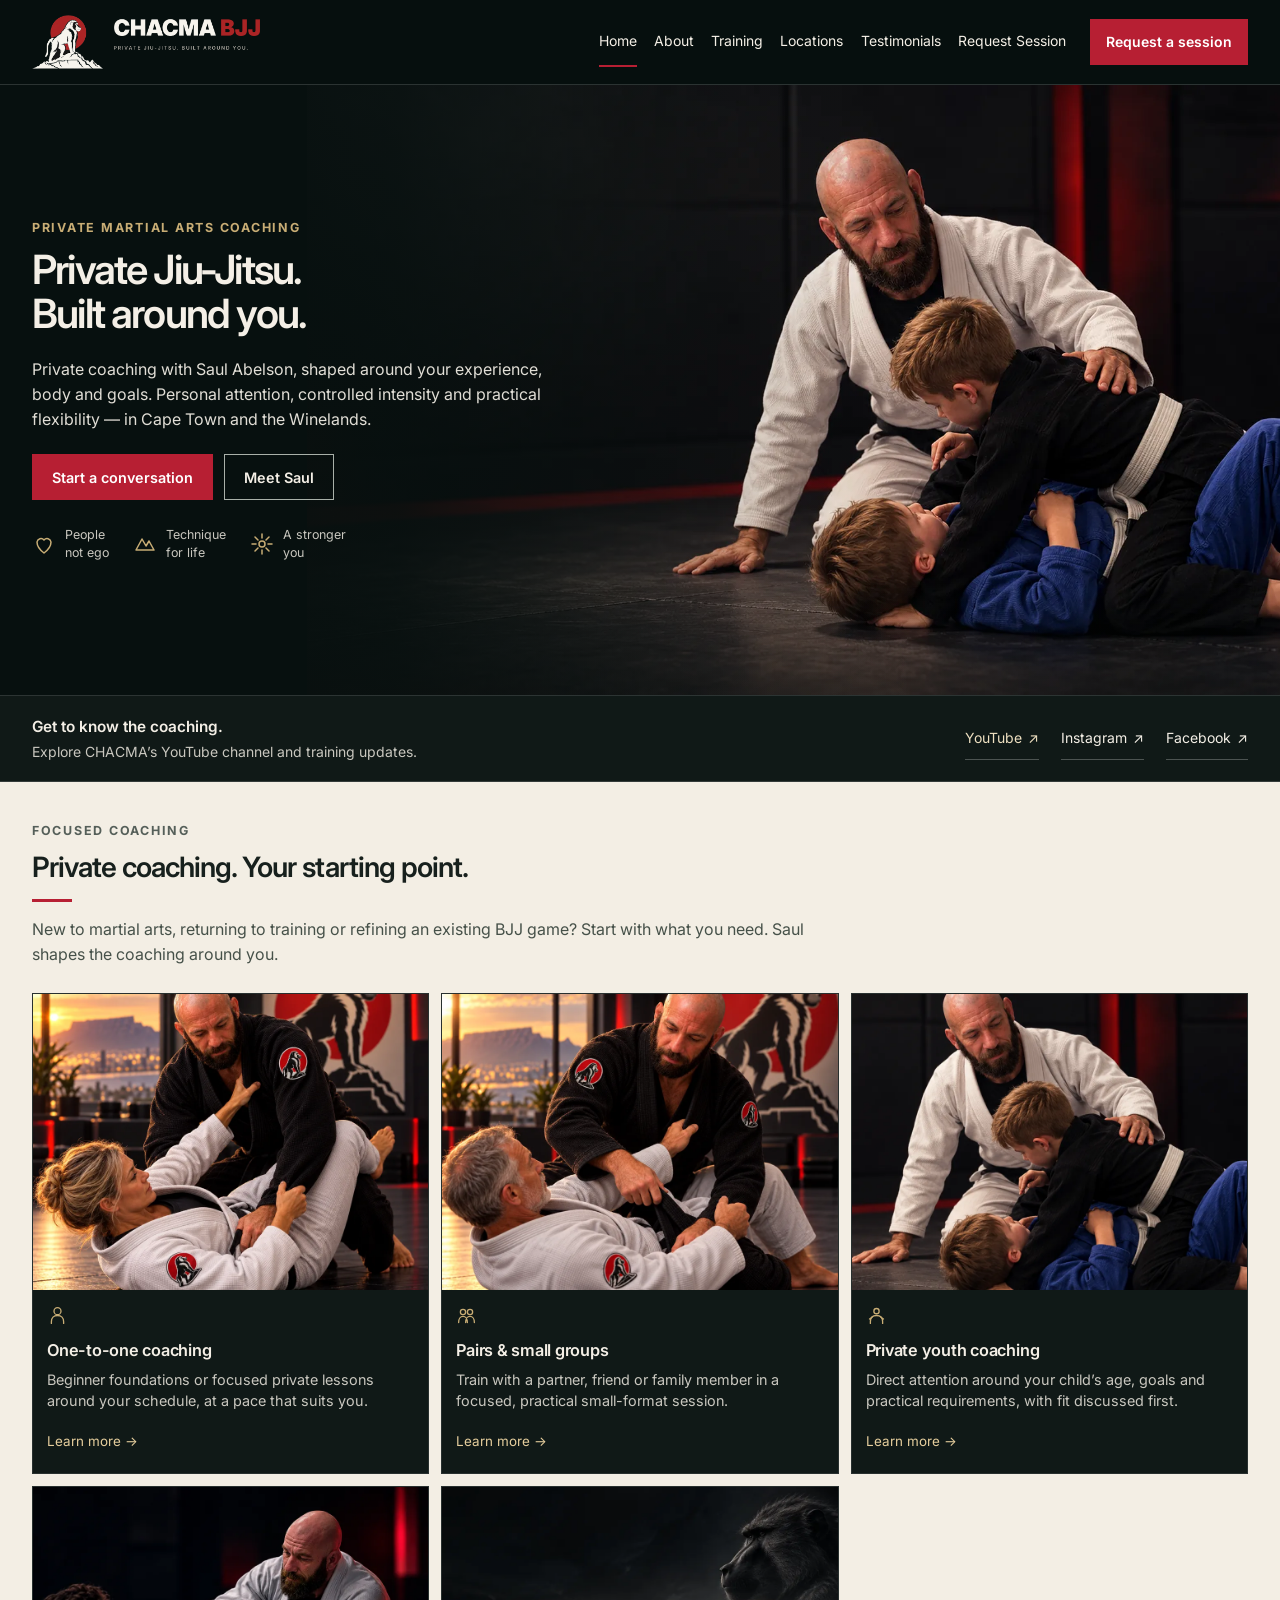
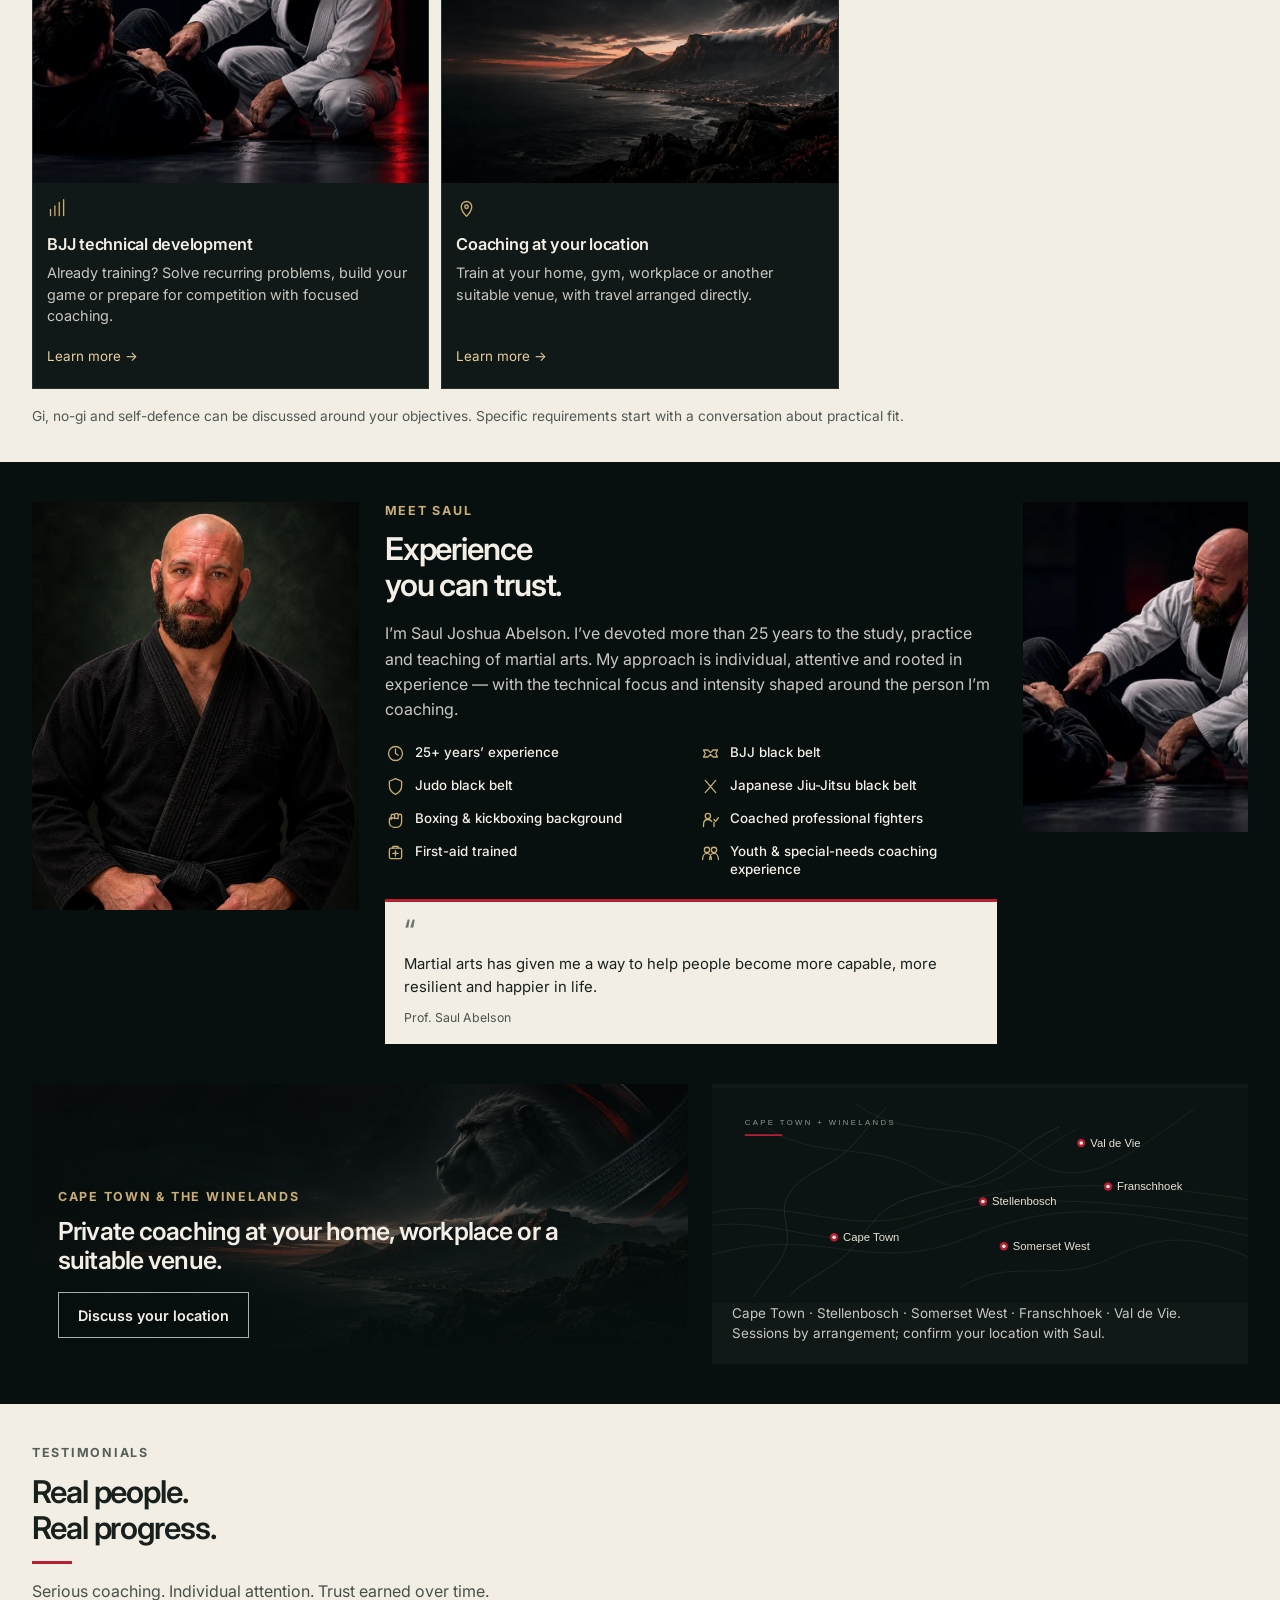
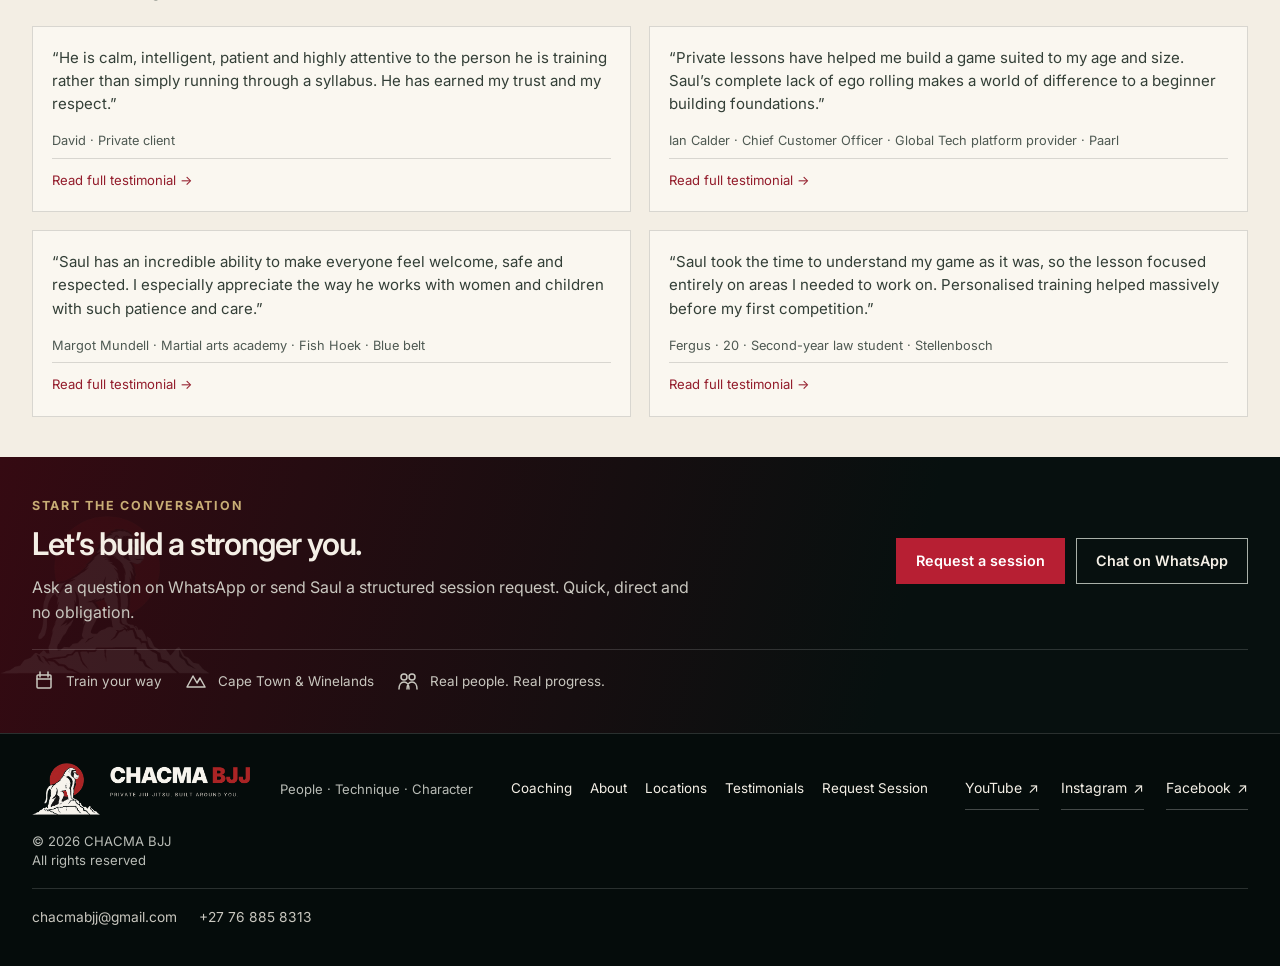
<file: index.html>
<!DOCTYPE html>
<html lang="en-ZA">
<head>
<meta charset="utf-8"/>
<!-- Google tag (gtag.js) -->
<script async src="https://www.googletagmanager.com/gtag/js?id=G-R0LVV5Y407"></script>
<script>window.dataLayer=window.dataLayer||[];function gtag(){dataLayer.push(arguments);}const analyticsUrl=new URL(location.origin+location.pathname);const incomingParams=new URLSearchParams(location.search);for(const key of ['utm_source','utm_medium','utm_campaign','utm_id','utm_term','utm_content','gclid','dclid','gbraid','wbraid']){const value=incomingParams.get(key);if(value&&value.length<=200)analyticsUrl.searchParams.set(key,value);}gtag('js',new Date());gtag('config','G-R0LVV5Y407',{page_location:analyticsUrl.href});gtag('config','AW-18437675421');</script>
<meta content="width=device-width, initial-scale=1" name="viewport"/>
<meta content="#07100f" name="theme-color"/>
<meta content="Private Jiu-Jitsu and martial arts coaching with Saul Abelson in Cape Town and the Winelands. Beginner foundations, technical BJJ and mobile private lessons." name="description"/>
<title>Private BJJ &amp; Jiu-Jitsu Coaching Cape Town | CHACMA BJJ</title>
<link href="assets/icons/favicon-32.png" rel="icon" sizes="32x32" type="image/png"/>
<link href="assets/icons/apple-touch-icon.png" rel="apple-touch-icon" sizes="180x180"/>
<link href="site.webmanifest" rel="manifest"/>
<link crossorigin href="https://fonts.gstatic.com" rel="preconnect"/>
<link href="https://fonts.googleapis.com/css2?family=Inter:wght@400;500;600;700&amp;display=swap" rel="stylesheet"/>
<link href="styles.css" rel="stylesheet"/>
<script defer src="script.js"></script>
<link href="https://www.chacmabjj.co.za/" rel="canonical"/>
<meta content="Private BJJ &amp; Jiu-Jitsu Coaching Cape Town | CHACMA BJJ" property="og:title"/>
<meta content="Private Jiu-Jitsu and martial arts coaching with Saul Abelson in Cape Town and the Winelands. Beginner foundations, technical BJJ and mobile private lessons." property="og:description"/>
<meta content="website" property="og:type"/><meta content="https://www.chacmabjj.co.za/" property="og:url"/><meta content="CHACMA BJJ" property="og:site_name"/><meta content="en_ZA" property="og:locale"/>
<meta content="https://www.chacmabjj.co.za/assets/images/hero-coaching.webp" property="og:image"/><meta content="1672" property="og:image:width"/><meta content="941" property="og:image:height"/><meta content="Private Jiu-Jitsu coaching with individual attention" property="og:image:alt"/>
<meta content="summary_large_image" name="twitter:card"/><meta content="Private BJJ &amp; Jiu-Jitsu Coaching Cape Town | CHACMA BJJ" name="twitter:title"/><meta content="Private Jiu-Jitsu and martial arts coaching with Saul Abelson in Cape Town and the Winelands. Beginner foundations, technical BJJ and mobile private lessons." name="twitter:description"/><meta content="https://www.chacmabjj.co.za/assets/images/hero-coaching.webp" name="twitter:image"/>
<script type="application/ld+json">{
  "@context":"https://schema.org","@graph":[
    {"@type":"Organization","@id":"https://www.chacmabjj.co.za/#business","name":"CHACMA BJJ","url":"https://www.chacmabjj.co.za/","logo":"https://www.chacmabjj.co.za/assets/icons/favicon.png","email":"chacmabjj@gmail.com","telephone":"+27768858313","founder":{"@id":"https://www.chacmabjj.co.za/#saul"},"sameAs":["https://www.youtube.com/channel/UCFfan4FD1CbwkIuFp4QQ4sw","https://www.instagram.com/chacmabjj/","https://www.facebook.com/profile.php?id=61593930403911"]},
    {"@type":"Person","@id":"https://www.chacmabjj.co.za/#saul","name":"Saul Joshua Abelson","alternateName":"Saul Abelson","jobTitle":"Private Jiu-Jitsu coach","worksFor":{"@id":"https://www.chacmabjj.co.za/#business"},"url":"https://www.chacmabjj.co.za/#about"},
    {"@type":"Service","@id":"https://www.chacmabjj.co.za/#coaching","name":"Private Jiu-Jitsu and martial arts coaching","serviceType":["Private BJJ coaching","Beginner Jiu-Jitsu","BJJ technical development","Private youth coaching","Mobile martial arts coaching"],"provider":{"@id":"https://www.chacmabjj.co.za/#business"},"areaServed":[{"@type":"City","name":"Cape Town"},{"@type":"Place","name":"Cape Winelands"}],"url":"https://www.chacmabjj.co.za/#training","description":"Private and small-group coaching with Saul Abelson. Sessions and suitable locations agreed directly."},
    {"@type":"WebSite","@id":"https://www.chacmabjj.co.za/#website","url":"https://www.chacmabjj.co.za/","name":"CHACMA BJJ","publisher":{"@id":"https://www.chacmabjj.co.za/#business"},"inLanguage":"en-ZA"}
  ]
}</script>
</head>
<body>
<a class="skip-link" href="#main">Skip to content</a>
<header class="site-header" data-header><div class="shell header-inner">
<a aria-label="CHACMA BJJ home" class="brand" href="#top"><img alt="CHACMA BJJ – Private Jiu-Jitsu. Built around you." class="brand-logo" decoding="async" height="199" src="assets/images/logo-horizontal.webp" width="840"/></a>
<button aria-controls="nav" aria-expanded="false" class="menu-toggle" data-menu-toggle type="button"><span></span><span></span><span></span><span class="sr-only">Toggle navigation</span></button>
<nav aria-label="Primary" class="nav" data-nav id="nav"><a aria-current="page" href="#top">Home</a><a href="#about">About</a><a href="#training">Training</a><a href="#locations">Locations</a><a href="#testimonials">Testimonials</a><a href="request-session.html">Request Session</a></nav>
<div class="header-actions"><a class="button button-small" href="request-session.html">Request a session</a></div>
</div></header>
<main id="main">
<section aria-labelledby="hero-title" class="hero section-dark" id="top"><div class="hero-stage"><div class="hero-media"><img alt="Saul guiding two children through a Jiu-Jitsu training interaction." decoding="async" fetchpriority="high" height="941" src="assets/images/hero-coaching.webp" width="1672"/></div><div aria-hidden="true" class="hero-shade"></div><div class="shell hero-inner"><div class="hero-copy">
<p class="eyebrow eyebrow-warm">Private martial arts coaching</p><h1 id="hero-title"><span>Private Jiu-Jitsu.</span><span>Built around you.</span></h1><p class="hero-lede">Private coaching with Saul Abelson, shaped around your experience, body and goals. Personal attention, controlled intensity and practical flexibility — in Cape Town and the Winelands.</p>
<div class="hero-actions"><a class="button" href="request-session.html">Start a conversation</a><a class="button button-ghost" href="#about">Meet Saul</a></div>
<div aria-label="CHACMA coaching principles" class="hero-values"><div><svg aria-hidden="true" focusable="false" viewBox="0 0 24 24"><path d="M12 21c-4-3-7-7-7-11a4 4 0 0 1 7-2 4 4 0 0 1 7 2c0 4-3 8-7 11Z"></path></svg><span>People<br/>not ego</span></div><div><svg aria-hidden="true" focusable="false" viewBox="0 0 24 24"><path d="M3 18 9 7l4 7 3-5 5 9H3Z"></path></svg><span>Technique<br/>for life</span></div><div><svg aria-hidden="true" focusable="false" viewBox="0 0 24 24"><circle cx="12" cy="12" r="3"></circle><path d="M12 2v4M12 18v4M2 12h4M18 12h4M5 5l3 3M16 16l3 3M19 5l-3 3M8 16l-3 3"></path></svg><span>A stronger<br/>you</span></div></div>
</div></div></div></section>
<section aria-label="Explore Saul’s coaching" class="authority-strip"><div class="shell authority-inner"><div><strong>Get to know the coaching.</strong><p>Explore CHACMA’s YouTube channel and training updates.</p></div><nav aria-label="CHACMA social channels" class="authority-links"><a aria-label="CHACMA BJJ on YouTube (opens in a new tab)" href="https://www.youtube.com/channel/UCFfan4FD1CbwkIuFp4QQ4sw" rel="noopener noreferrer" target="_blank">YouTube<span aria-hidden="true"> ↗</span></a><a aria-label="CHACMA BJJ on Instagram (opens in a new tab)" href="https://www.instagram.com/chacmabjj/" rel="noopener noreferrer" target="_blank">Instagram<span aria-hidden="true"> ↗</span></a><a aria-label="CHACMA BJJ on Facebook (opens in a new tab)" href="https://www.facebook.com/profile.php?id=61593930403911" rel="noopener noreferrer" target="_blank">Facebook<span aria-hidden="true"> ↗</span></a></nav></div></section>
<section aria-labelledby="training-title" class="coaching section-light" id="training"><div class="shell coaching-grid"><div class="coaching-intro"><p class="eyebrow">Focused coaching</p><h2 id="training-title">Private coaching. Your starting point.</h2><span class="red-rule"></span><p>New to martial arts, returning to training or refining an existing BJJ game? Start with what you need. Saul shapes the coaching around you.</p><div class="coach-role">Professor Saul Abelson<br/>Founder &amp; head coach</div></div><div class="coaching-cards">
<article class="coaching-card"><div class="card-image"><img alt="Professor Saul Abelson coaching a private Jiu-Jitsu student." decoding="async" height="720" loading="lazy" src="assets/images/service-one.webp" width="960"/></div><div class="card-body"><div class="card-icon"><svg aria-hidden="true" focusable="false" viewBox="0 0 24 24"><circle cx="12" cy="7" r="4"></circle><path d="M5 21v-2c0-4 2.6-7 7-7s7 3 7 7v2"></path></svg></div><h3>One-to-one coaching</h3><p>Beginner foundations or focused private lessons around your schedule, at a pace that suits you.</p><a aria-label="Discuss one-to-one Jiu-Jitsu coaching with Saul on WhatsApp (opens in a new tab)" data-whatsapp-topic="one-to-one Jiu-Jitsu coaching" href="https://wa.me/27768858313?text=Hi%20Saul%2C%20I%20would%20like%20to%20discuss%20one-to-one%20Jiu-Jitsu%20coaching." rel="noopener noreferrer" target="_blank">Learn more →</a></div></article>
<article class="coaching-card"><div class="card-image"><img alt="Private Jiu-Jitsu coaching adapted to an adult student." decoding="async" height="720" loading="lazy" src="assets/images/service-pairs.webp" width="960"/></div><div class="card-body"><div class="card-icon"><svg aria-hidden="true" focusable="false" viewBox="0 0 24 24"><circle cx="8" cy="8" r="3"></circle><circle cx="16" cy="8" r="3"></circle><path d="M3 20c0-4 2-7 5-7s5 3 5 7M11 20c0-4 2-7 5-7s5 3 5 7"></path></svg></div><h3>Pairs &amp; small groups</h3><p>Train with a partner, friend or family member in a focused, practical small-format session.</p><a aria-label="Discuss private pairs or small-group Jiu-Jitsu coaching with Saul on WhatsApp (opens in a new tab)" data-whatsapp-topic="private pairs or small-group Jiu-Jitsu coaching" href="https://wa.me/27768858313?text=Hi%20Saul%2C%20I%20would%20like%20to%20discuss%20private%20pairs%20or%20small-group%20Jiu-Jitsu%20coaching." rel="noopener noreferrer" target="_blank">Learn more →</a></div></article>
<article class="coaching-card"><div class="card-image"><img alt="Saul coaching an inclusive youth Jiu-Jitsu session." decoding="async" height="720" loading="lazy" src="assets/images/service-youth.webp" width="960"/></div><div class="card-body"><div class="card-icon"><svg aria-hidden="true" focusable="false" viewBox="0 0 24 24"><circle cx="12" cy="7" r="3"></circle><path d="M5 21v-2c0-4 2.5-7 7-7s7 3 7 7v2"></path><path d="M7 14l-3 2M17 14l3 2"></path></svg></div><h3>Private youth coaching</h3><p>Direct attention around your child’s age, goals and practical requirements, with fit discussed first.</p><a aria-label="Discuss youth Jiu-Jitsu coaching with Saul on WhatsApp (opens in a new tab)" data-whatsapp-topic="youth Jiu-Jitsu coaching" href="https://wa.me/27768858313?text=Hi%20Saul%2C%20I%20would%20like%20to%20discuss%20youth%20Jiu-Jitsu%20coaching." rel="noopener noreferrer" target="_blank">Learn more →</a></div></article>
<article class="coaching-card"><div class="card-image"><img alt="Advanced Brazilian Jiu-Jitsu training under controlled lighting." decoding="async" height="720" loading="lazy" src="assets/images/service-performance.webp" width="1080"/></div><div class="card-body"><div class="card-icon"><svg aria-hidden="true" focusable="false" viewBox="0 0 24 24"><path d="M4 20V13M9 20V9M14 20V5M19 20V2"></path></svg></div><h3>BJJ technical development</h3><p>Already training? Solve recurring problems, build your game or prepare for competition with focused coaching.</p><a aria-label="Discuss competition and performance coaching with Saul on WhatsApp (opens in a new tab)" data-whatsapp-topic="competition and performance coaching" href="https://wa.me/27768858313?text=Hi%20Saul%2C%20I%20would%20like%20to%20discuss%20competition%20and%20performance%20coaching." rel="noopener noreferrer" target="_blank">Learn more →</a></div></article>
<article class="coaching-card"><div class="card-image"><img alt="Western Cape mountain landscape representing mobile coaching across Cape Town and the Winelands." decoding="async" height="720" loading="lazy" src="assets/images/service-mobile.webp" width="1200"/></div><div class="card-body"><div class="card-icon"><svg aria-hidden="true" focusable="false" viewBox="0 0 24 24"><path d="M12 21s6-6.2 6-11a6 6 0 1 0-12 0c0 4.8 6 11 6 11Z"></path><circle cx="12" cy="10" r="2"></circle></svg></div><h3>Coaching at your location</h3><p>Train at your home, gym, workplace or another suitable venue, with travel arranged directly.</p><a aria-label="Discuss mobile Jiu-Jitsu coaching at my location with Saul on WhatsApp (opens in a new tab)" data-whatsapp-topic="mobile Jiu-Jitsu coaching at my location" href="https://wa.me/27768858313?text=Hi%20Saul%2C%20I%20would%20like%20to%20discuss%20mobile%20Jiu-Jitsu%20coaching%20at%20my%20location." rel="noopener noreferrer" target="_blank">Learn more →</a></div></article>
</div></div><div class="shell coaching-footnote">Gi, no-gi and self-defence can be discussed around your objectives. Specific requirements start with a conversation about practical fit.</div></section>
<section aria-labelledby="about-title" class="about section-dark" id="about"><div class="shell about-grid"><div class="about-portrait"><img alt="Professor Saul Abelson in a black Brazilian Jiu-Jitsu gi." decoding="async" height="1250" loading="lazy" src="assets/images/saul-portrait.webp" width="1000"/></div><div class="about-copy"><p class="eyebrow eyebrow-warm">Meet Saul</p><h2 id="about-title">Experience<br/>you can trust.</h2><p>I’m Saul Joshua Abelson. I’ve devoted more than 25 years to the study, practice and teaching of martial arts. My approach is individual, attentive and rooted in experience — with the technical focus and intensity shaped around the person I’m coaching.</p><div class="about-facts">
<span><svg aria-hidden="true" focusable="false" viewBox="0 0 24 24"><circle cx="12" cy="12" r="8"></circle><path d="M12 7v5l3 2"></path></svg><b>25+ years’ experience</b></span><span><svg aria-hidden="true" focusable="false" viewBox="0 0 24 24"><path d="M4 8h5l3 3 3-3h5l-2 4 2 4h-5l-3-3-3 3H4l2-4-2-4Z"></path></svg><b>BJJ black belt</b></span><span><svg aria-hidden="true" focusable="false" viewBox="0 0 24 24"><path d="M12 3 19 6v5c0 5-3 8-7 10-4-2-7-5-7-10V6l7-3Z"></path></svg><b>Judo black belt</b></span><span><svg aria-hidden="true" focusable="false" viewBox="0 0 24 24"><path d="M6 5l12 14M18 5 6 19"></path></svg><b>Japanese Jiu-Jitsu black belt</b></span><span><svg aria-hidden="true" focusable="false" viewBox="0 0 24 24"><path d="M7 12V8a2 2 0 0 1 4 0v3M11 11V7a2 2 0 0 1 4 0v4M15 11V8a2 2 0 0 1 4 0v6c0 4-2 7-6 7h-2c-3 0-6-2-6-6v-3a2 2 0 0 1 2-2Z"></path></svg><b>Boxing &amp; kickboxing background</b></span><span><svg aria-hidden="true" focusable="false" viewBox="0 0 24 24"><circle cx="9" cy="8" r="3"></circle><path d="M4 20v-2c0-4 2-6 5-6 2 0 3.6.8 4.4 2.2M16 12l2 2 3-4M16 20v-5"></path></svg><b>Coached professional fighters</b></span><span><svg aria-hidden="true" focusable="false" viewBox="0 0 24 24"><rect height="12" rx="2" width="14" x="5" y="7"></rect><path d="M9 7V5h6v2M12 10v6M9 13h6"></path></svg><b>First-aid trained</b></span><span><svg aria-hidden="true" focusable="false" viewBox="0 0 24 24"><circle cx="8" cy="9" r="3"></circle><circle cx="16" cy="9" r="3"></circle><path d="M3 20c0-4 2-7 5-7s5 3 5 7M11 20c0-4 2-7 5-7s5 3 5 7"></path></svg><b>Youth &amp; special-needs coaching experience</b></span>
</div><div class="about-quote"><div class="quote-card"><div class="quote-mark">“</div><p>Martial arts has given me a way to help people become more capable, more resilient and happier in life.</p><footer>Prof. Saul Abelson</footer></div></div></div><div class="about-training"><img alt="Saul teaching Brazilian Jiu-Jitsu during a private training session." decoding="async" height="720" loading="lazy" src="assets/images/saul-training.webp" width="1080"/></div></div></section>
<section aria-labelledby="locations-title" class="locations section-dark" id="locations"><div class="shell locations-grid"><div class="locations-landscape"><img alt="Western Cape mountains and coastline." decoding="async" height="771" loading="lazy" src="assets/images/cape-landscape.webp" width="1800"/><div class="locations-overlay"><p class="eyebrow eyebrow-warm">Cape Town &amp; the Winelands</p><h2 id="locations-title">Private coaching at your home, workplace or a suitable venue.</h2><a class="button button-gold" href="request-session.html">Discuss your location</a></div></div><div class="map-panel"><img alt="Service-area map showing Cape Town, Stellenbosch, Somerset West, Franschhoek and Val de Vie." decoding="async" height="360" loading="lazy" src="assets/images/location-map.svg" width="900"/><p class="map-caption">Cape Town · Stellenbosch · Somerset West · Franschhoek · Val de Vie. Sessions by arrangement; confirm your location with Saul.</p></div></div></section>
<section aria-labelledby="testimonials-title" class="testimonials section-light" id="testimonials"><div class="shell testimonial-grid"><div class="testimonial-heading"><p class="eyebrow">Testimonials</p><h2 id="testimonials-title">Real people.<br/>Real progress.</h2><span class="red-rule"></span><p>Serious coaching. Individual attention. Trust earned over time.</p></div>
<blockquote class="testimonial-card"><p>“He is calm, intelligent, patient and highly attentive to the person he is training rather than simply running through a syllabus. He has earned my trust and my respect.”</p><footer>David · Private client</footer><button class="testimonial-read" data-testimonial-open="testimonial-david" type="button">Read full testimonial →</button></blockquote>
<blockquote class="testimonial-card"><p>“Private lessons have helped me build a game suited to my age and size. Saul’s complete lack of ego rolling makes a world of difference to a beginner building foundations.”</p><footer>Ian Calder · Chief Customer Officer · Global Tech platform provider · Paarl</footer><button class="testimonial-read" data-testimonial-open="testimonial-ian" type="button">Read full testimonial →</button></blockquote>
<blockquote class="testimonial-card"><p>“Saul has an incredible ability to make everyone feel welcome, safe and respected. I especially appreciate the way he works with women and children with such patience and care.”</p><footer>Margot Mundell · Martial arts academy · Fish Hoek · Blue belt</footer><button class="testimonial-read" data-testimonial-open="testimonial-margot" type="button">Read full testimonial →</button></blockquote>
<blockquote class="testimonial-card"><p>“Saul took the time to understand my game as it was, so the lesson focused entirely on areas I needed to work on. Personalised training helped massively before my first competition.”</p><footer>Fergus · 20 · Second-year law student · Stellenbosch</footer><button class="testimonial-read" data-testimonial-open="testimonial-fergus" type="button">Read full testimonial →</button></blockquote>
</div>
<dialog aria-labelledby="testimonial-david-title" class="testimonial-dialog" id="testimonial-david"><div class="testimonial-dialog-inner"><button aria-label="Close testimonial" class="testimonial-close" data-testimonial-close type="button">×</button><p class="eyebrow">Full testimonial</p><h3 id="testimonial-david-title">David</h3><p class="testimonial-role">Private client</p><div class="testimonial-full-copy"><p>“I cannot recommend Saul strongly enough. I have trained with a lot of different people, but Saul is one of those rare coaches who understands that good training is about more than simply teaching technique.</p><p>From the outset, he was extraordinarily accommodating of my circumstances and consistently went out of his way to make training workable. At the same time, he was completely discreet. I never felt that I had to explain more than I wanted to, nor that anything discussed or observed would become anyone else's business.</p><p>He has earned my trust and my respect. Saul's gentle, polite and professional demeanour earns both naturally. He is calm, intelligent, patient and highly attentive to the person he is training rather than simply running through a syllabus.</p><p>Saul and Chacma-BJJ have provided an unusually positive training environment for me, and I am genuinely grateful for all his time, patience and expertise. For anyone looking for serious Brazilian Jiu-Jitsu instruction from someone with both competence and character, I would recommend Saul without reservation.”</p></div></div></dialog>
<dialog aria-labelledby="testimonial-ian-title" class="testimonial-dialog" id="testimonial-ian"><div class="testimonial-dialog-inner"><button aria-label="Close testimonial" class="testimonial-close" data-testimonial-close type="button">×</button><p class="eyebrow">Full testimonial</p><h3 id="testimonial-ian-title">Ian Calder</h3><p class="testimonial-role">Chief Customer Officer · Global Tech platform provider · Paarl</p><div class="testimonial-full-copy"><p>“I've been training with Saul for approaching a year, but realized that if I wanted to make progress on building a game suited to my age and size, that private lessons would be the way to go.</p><p>His complete lack of ego rolling makes a world of difference to a beginner looking to stay motivated while building your foundations.”</p></div></div></dialog>
<dialog aria-labelledby="testimonial-margot-title" class="testimonial-dialog" id="testimonial-margot"><div class="testimonial-dialog-inner"><button aria-label="Close testimonial" class="testimonial-close" data-testimonial-close type="button">×</button><p class="eyebrow">Full testimonial</p><h3 id="testimonial-margot-title">Margot Mundell</h3><p class="testimonial-role">Medicine woman · Runs a martial arts academy in Muizenberg · Fish Hoek · Blue belt</p><div class="testimonial-full-copy"><p>“I’ve had the pleasure of training under Professor Saul Abelson, and I can’t recommend him highly enough. He is not only a brilliant coach, but also a true gentle warrior—someone who brings strength, compassion, and professionalism to every class.</p><p>Saul has an incredible ability to make everyone feel welcome, safe, and respected. I’ve always felt completely comfortable in his classes, and I especially appreciate the way he works with women and children with such patience and care.</p><p>Every session is challenging in the best possible way, and I always walk out feeling lighter, stronger, and more positive. His great sense of humour makes the training even more enjoyable, while his knowledge and professionalism are second to none.</p><p>An exceptional coach, a wonderful person, and someone I’m genuinely grateful to have had the opportunity to train with. Highly recommended!”</p></div></div></dialog>
<dialog aria-labelledby="testimonial-fergus-title" class="testimonial-dialog" id="testimonial-fergus"><div class="testimonial-dialog-inner"><button aria-label="Close testimonial" class="testimonial-close" data-testimonial-close type="button">×</button><p class="eyebrow">Full testimonial</p><h3 id="testimonial-fergus-title">Fergus</h3><p class="testimonial-role">20 · Second-year law student · Stellenbosch</p><div class="testimonial-full-copy"><p>“Saul is a fantastic coach. I had two sessions with him right in the week before my first competition and I couldn’t have asked for better preparation.</p><p>Saul has a personal, comfortable and comprehensive approach to teaching and the experience was incredibly informative, genuinely beyond anything I have encountered in my training thus far.</p><p>My absolute favourite part of the experience was, after asking me what I wanted to work on, Saul took the time to roll with me and understand my game as it was. This meant the lesson was entirely focused on areas that I needed to work on which was absolutely brilliant.</p><p>Was super nervous going in to my first competition. Personalised training and an amiable, principle focused coach helped massively. Would highly recommend.”</p></div></div></dialog>
</section>
<section aria-labelledby="contact-title" class="conversion section-dark" id="contact"><div aria-hidden="true" class="conversion-mark"><img alt="" decoding="async" height="458" loading="lazy" src="assets/images/brand-mark.webp" width="600"/></div><div class="shell conversion-grid"><div class="conversion-copy"><p class="eyebrow eyebrow-warm">Start the conversation</p><h2 id="contact-title">Let’s build a stronger you.</h2><p>Ask a question on WhatsApp or send Saul a structured session request. Quick, direct and no obligation.</p></div><div class="conversion-actions"><a class="button button-request" href="request-session.html">Request a session</a><a aria-label="Chat on WhatsApp (opens in a new tab)" class="button button-whatsapp" data-whatsapp href="https://wa.me/27768858313?text=Hi%20Saul%2C%20I%20would%20like%20to%20discuss%20private%20Jiu-Jitsu%20coaching." rel="noopener noreferrer" target="_blank">Chat on WhatsApp</a></div><div class="conversion-values"><div><svg aria-hidden="true" focusable="false" viewBox="0 0 24 24"><rect height="13" rx="1" width="14" x="5" y="6"></rect><path d="M8 3v5M16 3v5M5 10h14"></path></svg><span>Train your way</span></div><div><svg aria-hidden="true" focusable="false" viewBox="0 0 24 24"><path d="M3 18 9 7l4 7 3-5 5 9H3Z"></path></svg><span>Cape Town &amp; Winelands</span></div><div><svg aria-hidden="true" focusable="false" viewBox="0 0 24 24"><circle cx="8" cy="8" r="3"></circle><circle cx="16" cy="8" r="3"></circle><path d="M3 20c0-4 2-7 5-7s5 3 5 7M11 20c0-4 2-7 5-7s5 3 5 7"></path></svg><span>Real people. Real progress.</span></div></div></div></section>
</main>
<footer class="footer"><div class="shell footer-inner"><a aria-label="CHACMA BJJ home" class="brand footer-brand" href="#top"><img alt="CHACMA BJJ" class="footer-logo" decoding="async" height="199" loading="lazy" src="assets/images/logo-horizontal.webp" width="840"/></a><div class="footer-tag">People · Technique · Character</div><nav aria-label="Footer navigation" class="footer-nav"><a href="#training">Coaching</a><a href="#about">About</a><a href="#locations">Locations</a><a href="#testimonials">Testimonials</a><a href="request-session.html">Request Session</a></nav><div class="footer-social"><a aria-label="CHACMA BJJ on YouTube (opens in a new tab)" href="https://www.youtube.com/channel/UCFfan4FD1CbwkIuFp4QQ4sw" rel="noopener noreferrer" target="_blank">YouTube<span aria-hidden="true"> ↗</span></a><a aria-label="CHACMA BJJ on Instagram (opens in a new tab)" href="https://www.instagram.com/chacmabjj/" rel="noopener noreferrer" target="_blank">Instagram<span aria-hidden="true"> ↗</span></a><a aria-label="CHACMA BJJ on Facebook (opens in a new tab)" href="https://www.facebook.com/profile.php?id=61593930403911" rel="noopener noreferrer" target="_blank">Facebook<span aria-hidden="true"> ↗</span></a></div><div class="footer-note">© 2026 CHACMA BJJ<br/>All rights reserved</div><div class="footer-contact"><a href="mailto:chacmabjj@gmail.com">chacmabjj@gmail.com</a><a href="tel:+27768858313">+27 76 885 8313</a></div></div></footer>
</body></html>
</file>
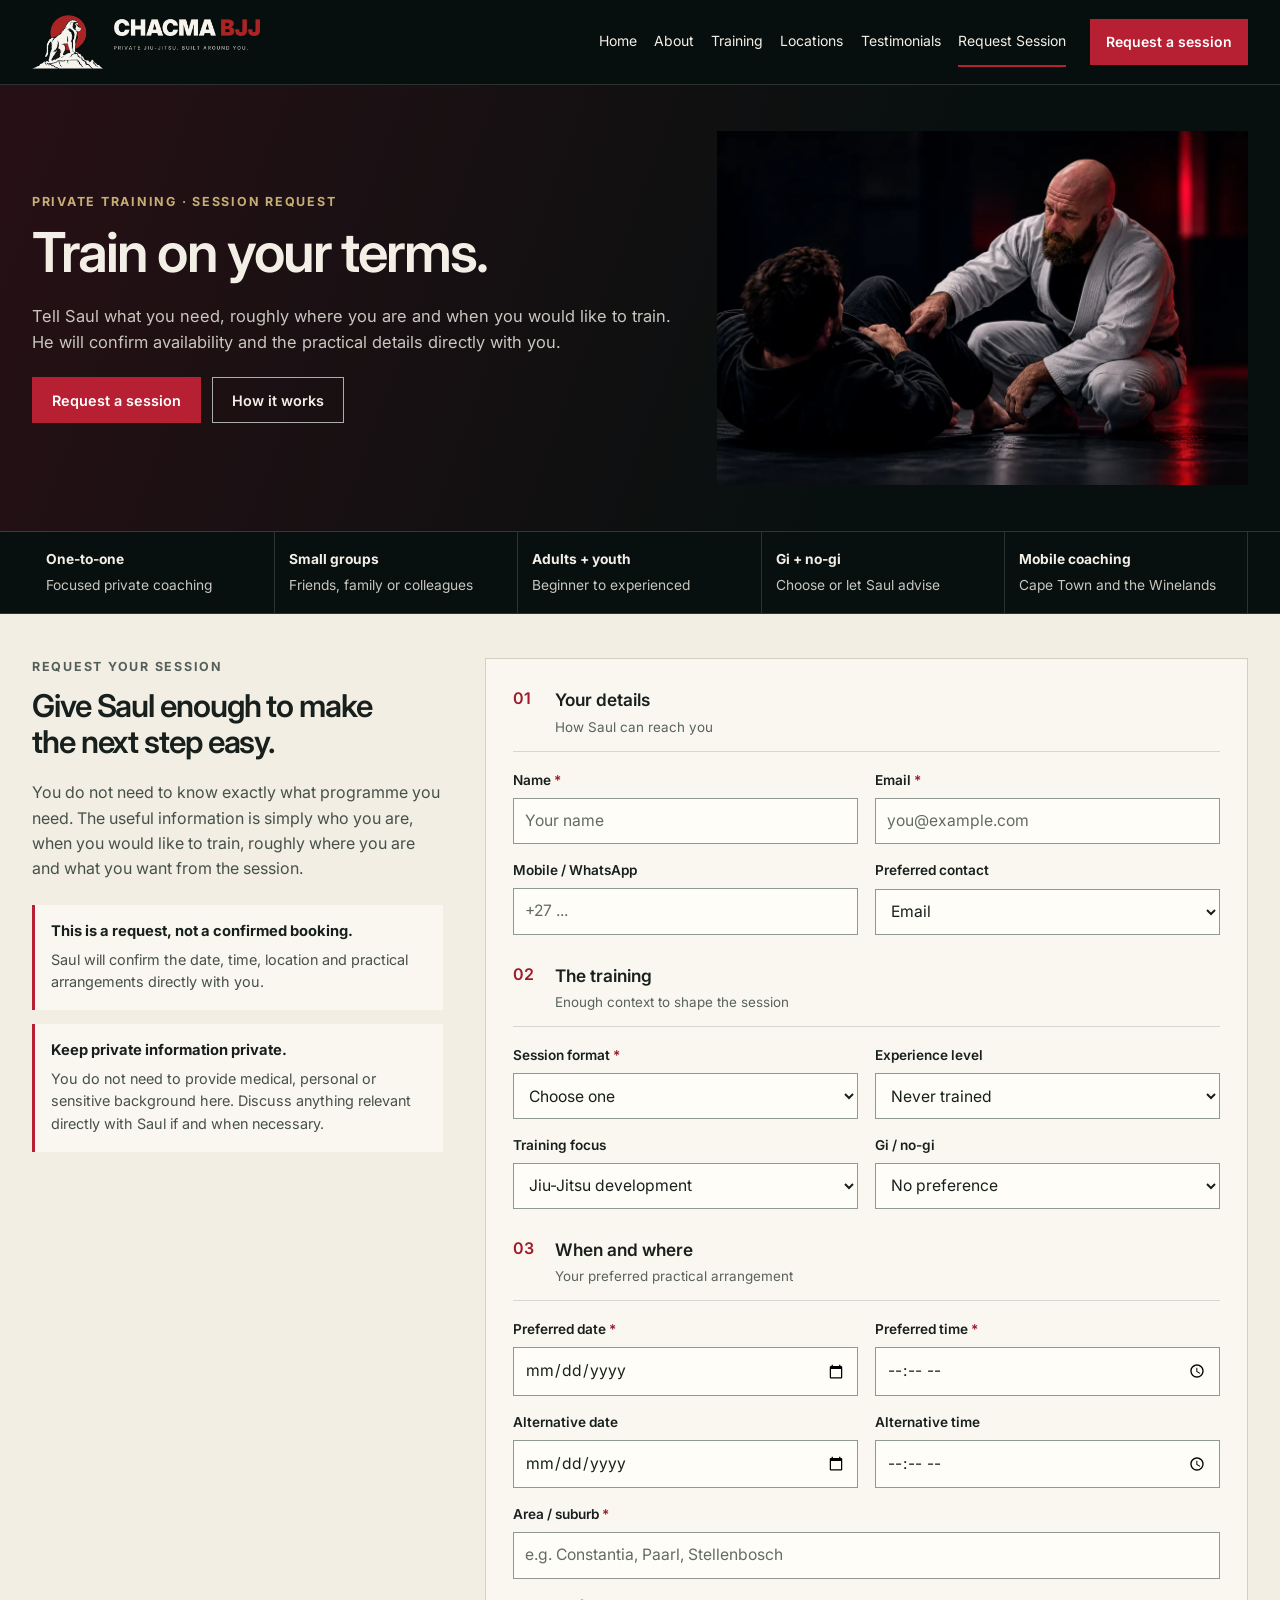
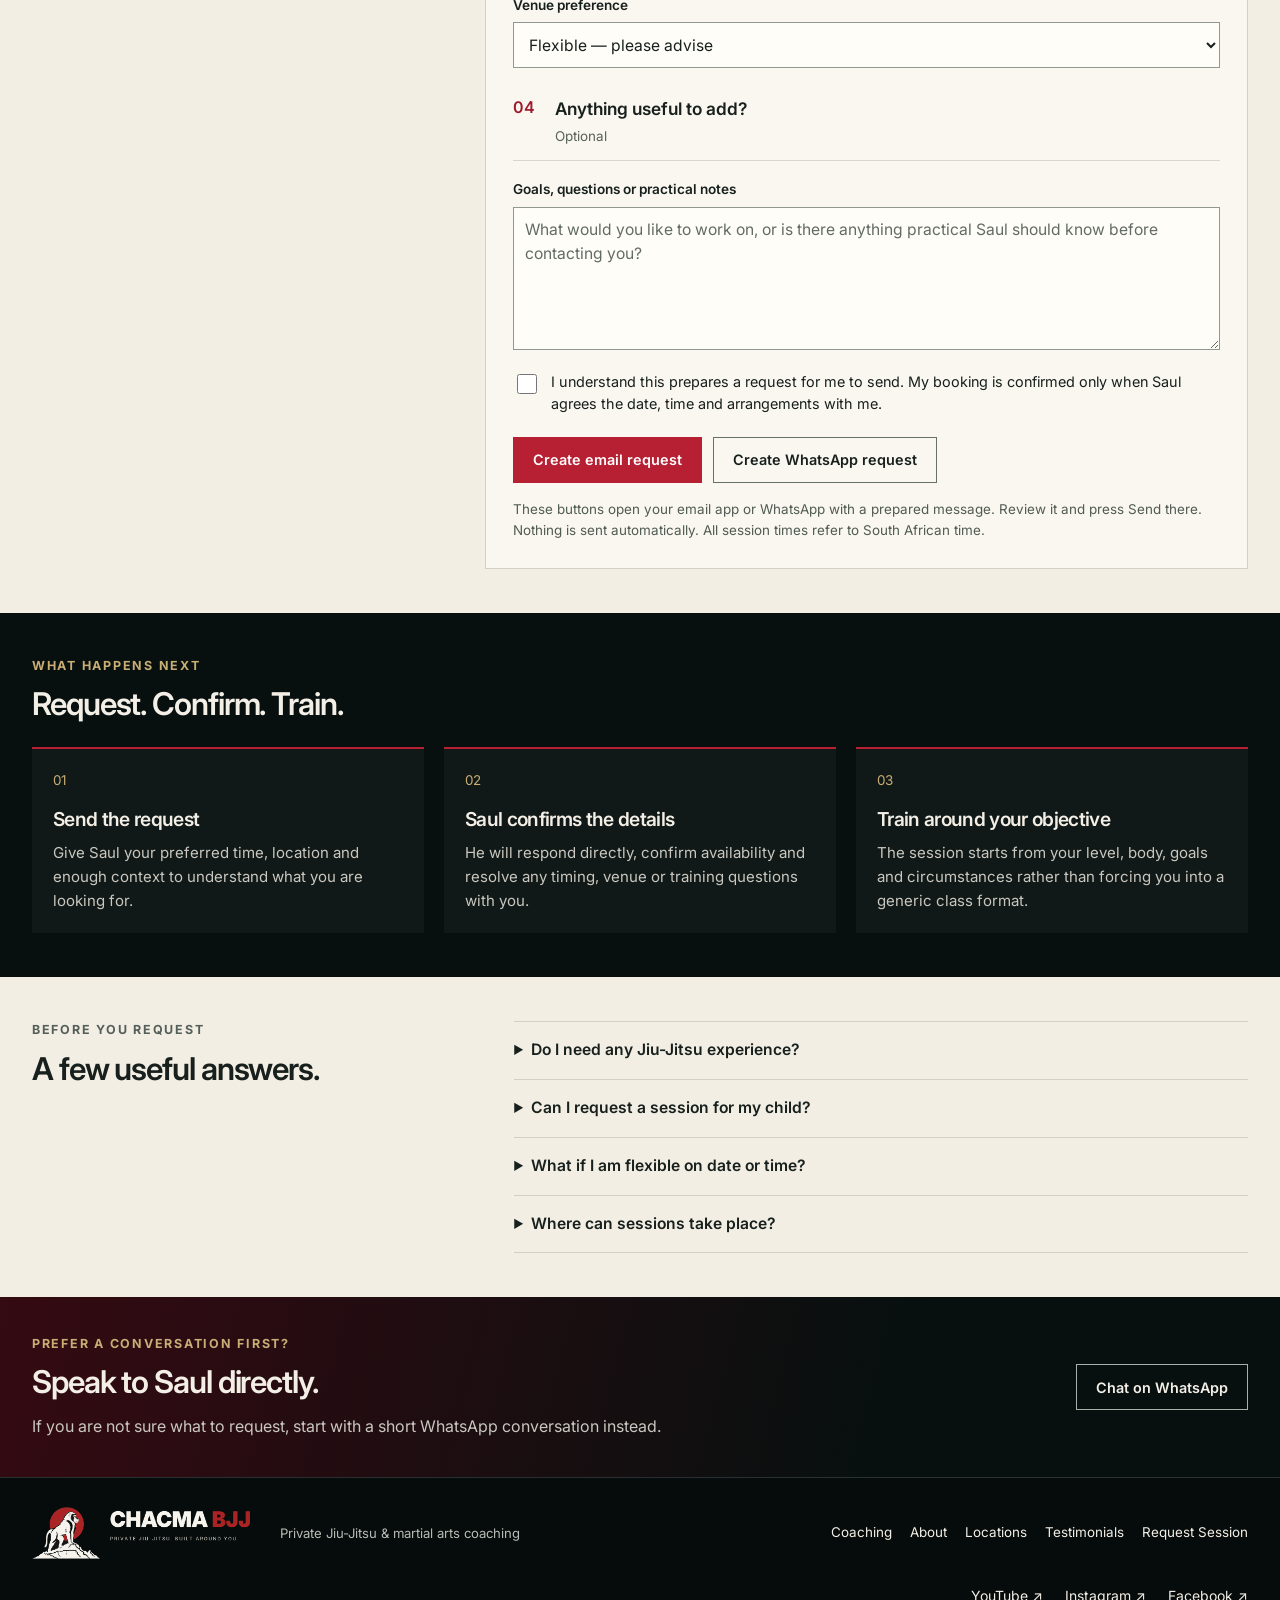
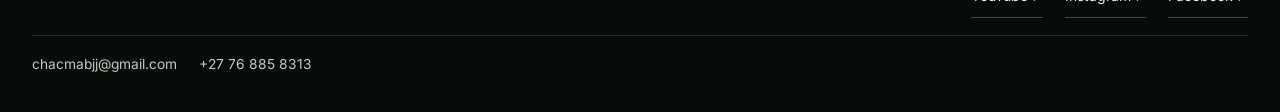
<file: request-session.html>
<!DOCTYPE html>
<html lang="en-ZA"><head><meta charset="utf-8"/>
<script async src="https://www.googletagmanager.com/gtag/js?id=G-R0LVV5Y407"></script><script>window.dataLayer=window.dataLayer||[];function gtag(){dataLayer.push(arguments);}const analyticsUrl=new URL(location.origin+location.pathname);const incomingParams=new URLSearchParams(location.search);for(const key of ['utm_source','utm_medium','utm_campaign','utm_id','utm_term','utm_content','gclid','dclid','gbraid','wbraid']){const value=incomingParams.get(key);if(value&&value.length<=200)analyticsUrl.searchParams.set(key,value);}gtag('js',new Date());gtag('config','G-R0LVV5Y407',{page_location:analyticsUrl.href});gtag('config','AW-18437675421');</script>
<meta content="width=device-width, initial-scale=1" name="viewport"/><meta content="#07100f" name="theme-color"/><meta content="Request private Jiu-Jitsu coaching with Saul Abelson. Share your goals, area and preferred time. Saul confirms availability and arrangements directly." name="description"/><title>Request a private coaching session | CHACMA BJJ</title>
<link href="assets/icons/favicon-32.png" rel="icon" sizes="32x32" type="image/png"/><link href="assets/icons/apple-touch-icon.png" rel="apple-touch-icon" sizes="180x180"/><link href="site.webmanifest" rel="manifest"/><link crossorigin href="https://fonts.gstatic.com" rel="preconnect"/><link href="https://fonts.googleapis.com/css2?family=Inter:wght@400;500;600;700&amp;display=swap" rel="stylesheet"/><link href="styles.css" rel="stylesheet"/><link href="session.css" rel="stylesheet"/><script defer src="script.js"></script><script defer src="session.js"></script><link href="https://www.chacmabjj.co.za/request-session.html" rel="canonical"/>
<meta content="Request a private coaching session | CHACMA BJJ" property="og:title"/><meta content="Request private Jiu-Jitsu coaching with Saul Abelson. Share your goals, area and preferred time. Saul confirms availability and arrangements directly." property="og:description"/><meta content="website" property="og:type"/><meta content="https://www.chacmabjj.co.za/request-session.html" property="og:url"/><meta content="CHACMA BJJ" property="og:site_name"/><meta content="en_ZA" property="og:locale"/><meta content="https://www.chacmabjj.co.za/assets/images/hero-coaching.webp" property="og:image"/><meta content="1672" property="og:image:width"/><meta content="941" property="og:image:height"/><meta content="Private Jiu-Jitsu coaching with individual attention" property="og:image:alt"/><meta content="summary_large_image" name="twitter:card"/><meta content="Request a private coaching session | CHACMA BJJ" name="twitter:title"/><meta content="Request private Jiu-Jitsu coaching with Saul Abelson. Share your goals, area and preferred time. Saul confirms availability and arrangements directly." name="twitter:description"/><meta content="https://www.chacmabjj.co.za/assets/images/hero-coaching.webp" name="twitter:image"/>
<script type="application/ld+json">{"@context":"https://schema.org","@type":"ContactPage","@id":"https://www.chacmabjj.co.za/request-session.html#page","url":"https://www.chacmabjj.co.za/request-session.html","name":"Request a session with CHACMA BJJ","inLanguage":"en-ZA","isPartOf":{"@id":"https://www.chacmabjj.co.za/#website"},"about":{"@id":"https://www.chacmabjj.co.za/#coaching"}}</script></head>
<body class="session-page"><a class="skip-link" href="#main">Skip to content</a><header class="site-header" data-header><div class="shell header-inner"><a aria-label="CHACMA BJJ home" class="brand" href="index.html#top"><img alt="CHACMA BJJ" class="brand-logo" decoding="async" height="199" src="assets/images/logo-horizontal.webp" width="840"/></a><button aria-controls="nav" aria-expanded="false" class="menu-toggle" data-menu-toggle type="button"><span></span><span></span><span></span><span class="sr-only">Toggle navigation</span></button><nav aria-label="Primary" class="nav session-nav" data-nav id="nav"><a href="index.html#top">Home</a><a href="index.html#about">About</a><a href="index.html#training">Training</a><a href="index.html#locations">Locations</a><a href="index.html#testimonials">Testimonials</a><a aria-current="page" class="is-active" href="request-session.html">Request Session</a></nav><div class="header-actions"><a class="button button-small" href="#request-form">Request a session</a></div></div></header>
<main id="main"><section aria-labelledby="session-hero-title" class="session-hero section-dark"><div class="shell session-hero-grid"><div class="session-hero-copy"><p class="eyebrow eyebrow-warm">Private training · session request</p><h1 id="session-hero-title">Train on your terms.</h1><p class="session-hero-lede">Tell Saul what you need, roughly where you are and when you would like to train. He will confirm availability and the practical details directly with you.</p><div class="session-hero-actions"><a class="button" href="#request-form">Request a session</a><a class="button button-ghost" href="#how-it-works">How it works</a></div></div><div class="session-hero-photo"><img alt="Jiu-Jitsu technique demonstrated during a coaching session." decoding="async" height="720" src="assets/images/saul-training.webp" width="1080"/></div></div></section>
<section aria-label="Session request summary" class="session-rail"><div class="shell session-rail-grid"><div><strong>One-to-one</strong><span>Focused private coaching</span></div><div><strong>Small groups</strong><span>Friends, family or colleagues</span></div><div><strong>Adults + youth</strong><span>Beginner to experienced</span></div><div><strong>Gi + no-gi</strong><span>Choose or let Saul advise</span></div><div><strong>Mobile coaching</strong><span>Cape Town and the Winelands</span></div></div></section>
<section aria-labelledby="request-title" class="request-section section-light" id="request-form"><div class="shell request-grid"><div class="request-intro"><p class="eyebrow">Request your session</p><h2 id="request-title">Give Saul enough to make the next step easy.</h2><p>You do not need to know exactly what programme you need. The useful information is simply who you are, when you would like to train, roughly where you are and what you want from the session.</p><div class="request-notes"><div><strong>This is a request, not a confirmed booking.</strong><span>Saul will confirm the date, time, location and practical arrangements directly with you.</span></div><div><strong>Keep private information private.</strong><span>You do not need to provide medical, personal or sensitive background here. Discuss anything relevant directly with Saul if and when necessary.</span></div></div></div>
<noscript><p>To request a session, <a href="mailto:chacmabjj@gmail.com">email Saul</a> or <a href="https://wa.me/27768858313" rel="noopener noreferrer" target="_blank">contact him on WhatsApp</a>. Share your name, area and preferred timing.</p></noscript><form aria-describedby="transport-note" aria-label="Session request" class="session-form" hidden id="session-request-form" novalidate><div class="form-section-head"><span>01</span><div><strong>Your details</strong><small>How Saul can reach you</small></div></div><div class="form-grid form-grid-2"><label class="form-field"><span>Name <em>*</em></span><input autocomplete="name" maxlength="120" name="name" placeholder="Your name" required type="text"/></label><label class="form-field"><span>Email <em>*</em></span><input autocomplete="email" maxlength="120" name="email" placeholder="you@example.com" required type="email"/></label><label class="form-field"><span>Mobile / WhatsApp</span><input autocomplete="tel" maxlength="30" name="phone" placeholder="+27 ..." type="tel"/></label><label class="form-field"><span>Preferred contact</span><select name="contact_method"><option>Email</option><option>WhatsApp</option><option>Phone call</option><option>No preference</option></select></label></div>
<div class="form-section-head"><span>02</span><div><strong>The training</strong><small>Enough context to shape the session</small></div></div><div class="form-grid form-grid-2"><label class="form-field"><span>Session format <em>*</em></span><select name="session_format" required><option value="">Choose one</option><option>One-to-one coaching</option><option>Two-person / private pair</option><option>Small-group session</option><option>Youth / child coaching</option><option>Not sure yet</option></select></label><label class="form-field"><span>Experience level</span><select name="experience"><option>Never trained</option><option>Beginner</option><option>Some experience</option><option>Experienced</option><option>Competition / performance</option></select></label><label class="form-field"><span>Training focus</span><select name="focus"><option>Jiu-Jitsu development</option><option>Beginner foundations</option><option>Self-defence</option><option>Competition / performance</option><option>Youth development</option><option>Not sure yet</option><option>Returning to training</option><option>Specific requirements</option></select></label><label class="form-field"><span>Gi / no-gi</span><select name="gi_preference"><option>No preference</option><option>Gi</option><option>No-gi</option><option>Both</option><option>Not sure</option></select></label></div>
<div class="form-section-head"><span>03</span><div><strong>When and where</strong><small>Your preferred practical arrangement</small></div></div><div class="form-grid form-grid-2"><label class="form-field"><span>Preferred date <em>*</em></span><input data-preferred-date name="preferred_date" required type="date"/></label><label class="form-field"><span>Preferred time <em>*</em></span><input name="preferred_time" required type="time"/></label><label class="form-field"><span>Alternative date</span><input data-alternative-date name="alternative_date" type="date"/></label><label class="form-field"><span>Alternative time</span><input name="alternative_time" type="time"/></label><label class="form-field form-field-wide"><span>Area / suburb <em>*</em></span><input maxlength="120" name="location" placeholder="e.g. Constantia, Paarl, Stellenbosch" required type="text"/></label><label class="form-field form-field-wide"><span>Venue preference</span><select name="venue_preference"><option>Flexible — please advise</option><option>My home</option><option>My gym / training venue</option><option>Workplace / private venue</option><option>Please suggest a venue</option></select></label></div>
<div class="form-section-head"><span>04</span><div><strong>Anything useful to add?</strong><small>Optional</small></div></div><label class="form-field"><span>Goals, questions or practical notes</span><textarea maxlength="1000" name="notes" placeholder="What would you like to work on, or is there anything practical Saul should know before contacting you?" rows="5"></textarea></label><label class="form-check"><input name="acknowledgement" required type="checkbox"/><span>I understand this prepares a request for me to send. My booking is confirmed only when Saul agrees the date, time and arrangements with me.</span></label><div class="form-error" data-form-error hidden role="alert"></div><div class="form-actions"><button class="button form-submit" type="submit">Create email request</button><button class="button button-ghost-dark" data-session-whatsapp type="button">Create WhatsApp request</button></div><p class="request-status" data-request-status role="status"></p><details class="request-fallback" data-request-fallback hidden><summary>App did not open? Copy your request</summary><p>Email it to <a href="mailto:chacmabjj@gmail.com">chacmabjj@gmail.com</a> or message Saul on <a href="https://wa.me/27768858313" rel="noopener noreferrer" target="_blank">WhatsApp</a>.</p><label class="form-field"><span>Prepared request</span><textarea data-request-copy readonly rows="10"></textarea></label></details><p class="transport-note" id="transport-note">These buttons open your email app or WhatsApp with a prepared message. Review it and press Send there. Nothing is sent automatically. All session times refer to South African time.</p></form></div></section>
<section aria-labelledby="how-title" class="how-section section-dark" id="how-it-works"><div class="shell"><div class="how-head"><p class="eyebrow eyebrow-warm">What happens next</p><h2 id="how-title">Request. Confirm. Train.</h2></div><div class="how-grid"><article class="how-card"><span>01</span><h3>Send the request</h3><p>Give Saul your preferred time, location and enough context to understand what you are looking for.</p></article><article class="how-card"><span>02</span><h3>Saul confirms the details</h3><p>He will respond directly, confirm availability and resolve any timing, venue or training questions with you.</p></article><article class="how-card"><span>03</span><h3>Train around your objective</h3><p>The session starts from your level, body, goals and circumstances rather than forcing you into a generic class format.</p></article></div></div></section>
<section aria-labelledby="faq-title" class="session-faq section-light"><div class="shell faq-grid"><div class="faq-heading"><p class="eyebrow">Before you request</p><h2 id="faq-title">A few useful answers.</h2></div><div class="faq-list"><details><summary>Do I need any Jiu-Jitsu experience?</summary><p>No. Private coaching works particularly well for complete beginners because Saul can set the pace and explain the fundamentals without the pressure of keeping up with a class.</p></details><details><summary>Can I request a session for my child?</summary><p>Yes. Choose “Youth / child coaching” in the form. Saul can then discuss age, goals and the practical setup directly with the parent or guardian.</p></details><details><summary>What if I am flexible on date or time?</summary><p>Use the alternative date and time fields or mention your wider availability in the notes. More flexibility usually makes arranging a session easier.</p></details><details><summary>Where can sessions take place?</summary><p>Depending on what is practical, sessions can take place at your home, gym, workplace or another suitable venue across Cape Town and the Winelands.</p></details></div></div></section>
<section class="session-contact section-dark"><div class="shell session-contact-grid"><div><p class="eyebrow eyebrow-warm">Prefer a conversation first?</p><h2>Speak to Saul directly.</h2><p>If you are not sure what to request, start with a short WhatsApp conversation instead.</p></div><a aria-label="Chat on WhatsApp (opens in a new tab)" class="button button-whatsapp" data-whatsapp href="https://wa.me/27768858313?text=Hi%20Saul%2C%20I%20would%20like%20to%20discuss%20private%20Jiu-Jitsu%20coaching." rel="noopener noreferrer" target="_blank">Chat on WhatsApp</a></div></section></main>
<footer class="footer"><div class="shell footer-inner"><a aria-label="CHACMA BJJ home" class="brand footer-brand" href="index.html#top"><img alt="CHACMA BJJ" class="footer-logo" decoding="async" height="199" loading="lazy" src="assets/images/logo-horizontal.webp" width="840"/></a><div class="footer-meta">Private Jiu-Jitsu &amp; martial arts coaching</div><nav aria-label="Footer navigation" class="footer-nav"><a href="index.html#training">Coaching</a><a href="index.html#about">About</a><a href="index.html#locations">Locations</a><a href="index.html#testimonials">Testimonials</a><a href="request-session.html">Request Session</a></nav><div class="footer-social"><a href="https://www.youtube.com/channel/UCFfan4FD1CbwkIuFp4QQ4sw" rel="noopener noreferrer" target="_blank">YouTube ↗</a><a href="https://www.instagram.com/chacmabjj/" rel="noopener noreferrer" target="_blank">Instagram ↗</a><a href="https://www.facebook.com/profile.php?id=61593930403911" rel="noopener noreferrer" target="_blank">Facebook ↗</a></div><div class="footer-contact"><a href="mailto:chacmabjj@gmail.com">chacmabjj@gmail.com</a><a href="tel:+27768858313">+27 76 885 8313</a></div></div></footer></body></html>
</file>
<file: styles.css>
/* CHACMA BJJ — first-pass correction/compression. Inter, charcoal, red and ivory. */
:root{--bg:#07100f;--panel:#101917;--ink:#f4efe6;--inksoft:#c9c7bf;--light:#f3eee4;--darkink:#17201d;--red:#b71f33;--gold:#c8ad75;--line:#ffffff26;--linedark:#17201d26;--max:1840px;--sans:'Inter',Arial,sans-serif}
*{box-sizing:border-box}html{scroll-behavior:smooth;scroll-padding-top:104px}body{margin:0;background:var(--bg);color:var(--ink);font:400 1rem/1.58 var(--sans);-webkit-font-smoothing:antialiased}img{display:block;max-width:100%;height:auto}a{color:inherit;text-decoration:none}button,input,textarea,select{font:inherit}button{cursor:pointer}svg{width:24px;height:24px;fill:none;stroke:currentColor;stroke-width:1.5;stroke-linecap:round;stroke-linejoin:round}h1,h2,h3,p,blockquote{margin:0}h1,h2,h3{font-weight:600;letter-spacing:-.035em;line-height:1.16}h2{font-size:clamp(1.8rem,2.45vw,2.85rem)}h3{font-size:1.2rem}p+p{margin-top:.9rem}.shell{width:min(var(--max),calc(100% - clamp(40px,5vw,96px)));margin-inline:auto}.section-dark{background:var(--bg)}.section-light{background:var(--light);color:var(--darkink)}[hidden]{display:none!important}.sr-only{position:absolute;width:1px;height:1px;overflow:hidden;clip-path:inset(50%);white-space:nowrap}.skip-link{position:fixed;top:8px;left:12px;transform:translateY(-150%);background:var(--ink);color:var(--bg);padding:12px;z-index:200}.skip-link:focus{transform:none}:focus-visible{outline:3px solid #d99139;outline-offset:4px}.eyebrow{font-size:.78rem;line-height:1.45;font-weight:700;text-transform:uppercase;letter-spacing:.14em;color:#555f59;margin-bottom:11px}.eyebrow-warm{color:var(--gold)}.red-rule{display:block;width:40px;height:3px;margin:15px 0;background:var(--red)}
.button{display:inline-flex;justify-content:center;align-items:center;gap:10px;min-height:46px;padding:11px 19px;background:var(--red);color:#fff;border:1px solid transparent;font-size:.9rem;font-weight:600;line-height:1.35;text-align:center;transition:background .18s}.button:hover{background:#98192a}.button-ghost,.button-whatsapp,.button-gold{background:transparent;border-color:#a9b0a9;color:var(--ink)}.button-ghost:hover,.button-whatsapp:hover,.button-gold:hover{background:#ffffff14}.button-small{font-size:.875rem;padding:10px 15px}.button-ghost-dark{background:transparent;border-color:#66706a;color:var(--darkink)}.button-ghost-dark:hover{background:var(--darkink);color:var(--ink)}
.site-header{position:sticky;top:0;z-index:50;background:#07100ff7;border-bottom:1px solid var(--line);backdrop-filter:blur(10px)}.header-inner{display:flex;gap:24px;align-items:center;min-height:84px}.brand{display:block;flex-shrink:0}.brand-logo{width:228px}.nav{display:flex;align-items:center;justify-content:center;gap:clamp(12px,1.35vw,23px);margin-left:auto;font-size:.875rem}.nav a{padding:13px 0;border-bottom:2px solid transparent}.nav a:hover,.nav a[aria-current]{border-bottom-color:var(--red)}.header-actions{flex-shrink:0}.menu-toggle{display:none;color:var(--ink);background:transparent;border:1px solid var(--line);padding:8px 10px;min-height:44px}.menu-toggle>span:not(.sr-only){display:block;width:23px;height:2px;background:currentColor;margin:5px 0}
/* Desktop hero is deliberately bounded: viewport width no longer drives vertical expansion. */
.hero{border-bottom:1px solid var(--line);overflow:hidden}.hero-stage{position:relative;max-width:1920px;height:clamp(610px,42vw,660px);margin:auto;display:grid;align-items:center;background:var(--bg)}.hero-media{position:absolute;inset:0 0 0 auto;width:76%;overflow:hidden}.hero-media img{width:100%;height:100%;object-fit:cover;object-position:60% 48%}.hero-shade{position:absolute;inset:0;background:linear-gradient(90deg,#07100fff 0%,#07100ff8 20%,#07100fe5 31%,#07100fa0 42%,#07100f25 58%,#07100f00 72%),linear-gradient(0deg,#07100f55,transparent 20%)}.hero-inner{position:relative;z-index:1}.hero-copy{width:min(43%,660px);padding:38px 0}.hero h1{font-size:clamp(2.15rem,3.15vw,3.65rem);line-height:1.1;letter-spacing:-.045em;margin-bottom:20px}.hero h1 span{display:block}.hero-lede{max-width:545px;color:#e1ded6;line-height:1.58}.hero-actions{display:flex;flex-wrap:wrap;gap:11px;margin-top:22px}.hero-values{display:flex;flex-wrap:wrap;gap:24px;margin-top:26px}.hero-values>div{display:flex;align-items:center;gap:9px;color:var(--inksoft);font-size:.78rem;line-height:1.4}.hero-values svg{flex-shrink:0;color:var(--gold)}
.authority-strip{border-bottom:1px solid var(--line);background:#101917}.authority-inner{display:flex;align-items:center;justify-content:space-between;gap:20px;padding-block:18px}.authority-inner strong{font-size:.96rem;font-weight:600}.authority-inner p{font-size:.875rem;color:var(--inksoft);margin-top:2px}.authority-links,.footer-social{display:flex;flex-wrap:wrap;gap:10px 22px}.authority-links a,.footer-social a{display:inline-flex;align-items:center;gap:6px;min-height:42px;font-size:.875rem;border-bottom:1px solid #ffffff40}.authority-links a:first-child{color:#eee0c1}.authority-links a:hover,.footer-social a:hover{border-bottom-color:var(--red)}
.coaching{padding:40px 0 34px}.coaching-grid{display:grid;grid-template-columns:235px minmax(0,1fr);gap:26px}.coaching-intro h2{font-size:clamp(1.75rem,2vw,2.35rem)}.coaching-intro>p:not(.eyebrow){color:#465149;line-height:1.55}.coach-role{font-size:.84rem;line-height:1.45;margin-top:18px;color:#465149}.coaching-cards{display:grid;grid-template-columns:repeat(5,minmax(0,1fr));gap:12px;align-items:stretch}.coaching-card{min-width:0;background:var(--panel);color:var(--ink);display:flex;flex-direction:column;border:1px solid #ffffff1a}.card-image{aspect-ratio:4/3;overflow:hidden}.card-image img{width:100%;height:100%;object-fit:cover;object-position:center 44%}.coaching-card:nth-child(3) .card-image img{object-position:center 35%}.coaching-card:nth-child(4) .card-image img{object-position:center 48%}.card-body{padding:15px 14px 11px;display:flex;flex:1;flex-direction:column}.card-icon{color:var(--gold);margin-bottom:7px}.card-icon svg{width:21px;height:21px}.coaching-card h3{font-size:1.02rem;letter-spacing:-.015em;line-height:1.25;margin-bottom:8px}.coaching-card p{font-size:.9rem;line-height:1.5;color:var(--inksoft);margin-bottom:10px}.coaching-card a{display:flex;align-items:center;min-height:40px;margin-top:auto;font-size:.84rem;color:#e6ce9d}.coaching-card a:hover{text-decoration:underline}.coaching-footnote{margin-top:17px;color:#4f5953;font-size:.86rem}
/* About is one coherent three-part introduction; quote stays in the biography column. */
.about{padding:40px 0}.about-grid{display:grid;grid-template-columns:minmax(250px,.82fr) minmax(0,1.55fr) minmax(220px,.62fr);gap:26px;align-items:start}.about-portrait img{width:100%;aspect-ratio:4/5;object-fit:cover;object-position:center 20%}.about-copy h2{margin-bottom:18px}.about-copy>p:not(.eyebrow){color:var(--inksoft);max-width:72ch}.about-facts{display:grid;grid-template-columns:repeat(2,minmax(0,1fr));gap:12px 18px;margin-top:20px}.about-facts span{display:flex;gap:9px;align-items:start;font-size:.835rem;line-height:1.42}.about-facts svg{flex-shrink:0;color:var(--gold);width:21px;height:21px}.about-facts b{font-weight:500}.about-quote{margin-top:20px}.quote-card{padding:17px 19px;background:var(--light);color:var(--darkink);border-top:3px solid var(--red)}.quote-mark{font-size:2.1rem;line-height:.8;color:#6b736d}.quote-card p{font-size:.93rem;line-height:1.5;margin-top:7px}.quote-card footer{margin-top:10px;font-size:.77rem;color:#4b554e}.about-training{align-self:stretch}.about-training img{width:100%;height:100%;max-height:360px;aspect-ratio:3/4;object-fit:cover;object-position:center 45%}
.locations{padding:0 0 40px}.locations-grid{display:grid;grid-template-columns:1.1fr .9fr;gap:24px}.locations-landscape{position:relative;min-height:280px;display:grid;align-items:end;overflow:hidden}.locations-landscape>img{position:absolute;width:100%;height:100%;object-fit:cover;object-position:center 50%}.locations-landscape::after{content:'';position:absolute;inset:0;background:linear-gradient(0deg,#07100ff4,#07100f45)}.locations-overlay{position:relative;z-index:1;padding:26px}.locations-overlay h2{font-size:clamp(1.55rem,1.9vw,2.15rem);max-width:32ch;margin-bottom:18px}.map-panel{background:var(--panel);display:flex;flex-direction:column;justify-content:center}.map-panel img{width:100%;height:auto;object-fit:contain}.map-caption{font-size:.84rem;line-height:1.5;padding:0 20px 17px;color:var(--inksoft)}
.testimonials{padding:40px 0}.testimonial-grid{display:grid;grid-template-columns:repeat(4,minmax(0,1fr));gap:18px}.testimonial-heading{grid-column:1/-1;max-width:650px;margin-bottom:3px}.testimonial-heading>p:last-child{color:#465149}.testimonial-card{margin:0;padding:19px 19px 13px;background:#faf7f0;border:1px solid var(--linedark);display:flex;flex-direction:column}.testimonial-card p{font-size:.94rem;line-height:1.54;color:#333f37}.testimonial-card footer{font-size:.8rem;line-height:1.45;color:#4e5952;margin:17px 0 7px}.testimonial-read{background:none;border:0;border-top:1px solid var(--linedark);text-align:left;font-size:.82rem;color:#931c2b;padding:11px 0 8px;min-height:40px;margin-top:auto}.testimonial-read:hover{text-decoration:underline}.testimonial-dialog{width:min(740px,calc(100% - 32px));max-height:85vh;max-height:85dvh;padding:0;background:var(--light);color:var(--darkink);border:1px solid #c4c0b5}.testimonial-dialog::backdrop{background:#000b}.testimonial-dialog-inner{padding:32px}.testimonial-dialog h3{font-size:1.7rem;padding-right:35px}.testimonial-role{color:#505b53;margin:10px 0 20px;font-size:.88rem}.testimonial-close{position:sticky;top:12px;float:right;margin:-13px -13px 8px 10px;width:44px;height:44px;background:var(--bg);color:white;border:0;font-size:1.8rem;line-height:1}.testimonial-modal-open{overflow:hidden}.testimonial-full-copy p{line-height:1.65}
.conversion{position:relative;padding:40px 0;background:linear-gradient(105deg,#350a12,var(--bg) 70%)}.conversion-mark{position:absolute;inset:0 auto 0 0;opacity:.07;overflow:hidden;width:210px}.conversion-mark img{height:100%;width:auto;object-fit:contain}.conversion-grid{position:relative;display:grid;grid-template-columns:1.3fr 1fr;gap:24px;align-items:center}.conversion-copy p:not(.eyebrow){margin-top:12px;color:var(--inksoft)}.conversion-actions{display:flex;flex-wrap:wrap;gap:11px;justify-content:end}.conversion-values{grid-column:1/-1;display:flex;flex-wrap:wrap;gap:22px;border-top:1px solid var(--line);padding-top:19px}.conversion-values>div{display:flex;align-items:center;gap:10px;font-size:.84rem;color:var(--inksoft)}
.footer{padding:29px 0;background:#050c0b;border-top:1px solid var(--line)}.footer-inner{display:flex;flex-wrap:wrap;gap:17px 30px;align-items:center}.footer-logo{width:218px}.footer-tag,.footer-meta,.footer-note{color:#b9bcb6;font-size:.82rem}.footer-nav{display:flex;flex-wrap:wrap;gap:6px 18px;margin-left:auto;font-size:.84rem}.footer-nav a,.footer-contact a{padding-block:8px;display:inline-block}.footer-social{margin-left:auto}.footer-note{line-height:1.5}.footer-contact{display:flex;flex-wrap:wrap;gap:5px 22px;width:100%;font-size:.86rem;color:var(--inksoft);border-top:1px solid var(--line);padding-top:10px}.footer-contact a:hover,.footer-nav a:hover{text-decoration:underline}
@media(max-width:1500px){.coaching-grid{grid-template-columns:1fr}.coaching-intro{max-width:780px}.coach-role{display:none}.coaching-cards{grid-template-columns:repeat(3,minmax(0,1fr))}.testimonial-grid{grid-template-columns:repeat(2,minmax(0,1fr))}.about-grid{grid-template-columns:minmax(240px,.8fr) minmax(0,1.5fr) minmax(190px,.55fr)}.about-training img{max-height:330px}}
@media(max-width:1180px){.header-inner{gap:15px;flex-wrap:wrap;padding-block:10px;min-height:78px}.brand-logo{width:214px}.menu-toggle{display:block;margin-left:auto}.header-actions{order:1}.nav{order:3;margin:0;width:100%;display:flex;flex-direction:column;align-items:stretch;gap:0}.js .nav{display:none}.js .nav.is-open{display:flex;max-height:calc(100dvh - 96px);overflow-y:auto}.nav a{padding:11px}.hero-stage{height:590px}.hero-media{width:78%}.hero-copy{width:45%;padding:30px 0}.hero h1{font-size:clamp(2rem,3.4vw,2.55rem)}.hero-values{gap:17px}.about-grid{grid-template-columns:minmax(240px,.85fr) minmax(0,1.65fr)}.about-training{display:none}.locations-grid{grid-template-columns:1fr 1fr}}
@media(max-width:900px){.hero-stage{display:flex;flex-direction:column;height:auto;max-width:none}.hero-inner{order:0}.hero-copy{width:100%;padding:34px 0 20px;max-width:720px}.hero h1{font-size:clamp(2rem,5.2vw,3rem);margin-bottom:17px}.hero-lede{max-width:680px}.hero-actions{margin-top:19px}.hero-values{margin-top:20px;gap:22px}.hero-media{position:relative;order:1;width:100%;height:clamp(320px,50vw,430px)}.hero-media img{object-position:62% 45%}.hero-shade{display:none}.authority-inner{flex-wrap:wrap}.authority-links{gap:24px}.coaching-cards{grid-template-columns:repeat(2,minmax(0,1fr))}.about-grid{grid-template-columns:minmax(220px,.8fr) minmax(0,1.35fr);gap:22px}.about-facts{grid-template-columns:1fr}.locations-grid{grid-template-columns:1fr}.map-panel img{max-height:310px}.conversion-grid{grid-template-columns:1fr}.conversion-actions{justify-content:start}.footer-nav{width:100%;margin-left:0}.footer-social{margin-left:0}}
@media(max-width:650px){html{scroll-padding-top:88px}.shell{width:calc(100% - 36px)}.header-inner{gap:11px;min-height:70px}.brand-logo{width:190px}.header-actions{display:none}.hero h1{font-size:clamp(1.9rem,8vw,2.55rem)}.hero-copy{padding-top:28px}.hero-lede{font-size:.96rem;line-height:1.52}.hero-values{gap:12px;justify-content:space-between}.hero-values>div{font-size:.72rem;gap:6px}.hero-values svg{width:19px;height:19px}.hero-media{height:clamp(285px,76vw,345px)}.hero-media img{object-position:63% 44%}.hero-actions .button{padding-inline:14px}.authority-inner{padding-block:16px;gap:9px}.authority-links{width:100%;justify-content:space-between;gap:8px}.authority-links a{font-size:.83rem}.coaching,.about,.testimonials{padding:34px 0}.coaching-cards{grid-template-columns:1fr}.card-image{aspect-ratio:16/9}.card-body{padding:14px 14px 10px}.card-icon{display:none}.coaching-card h3{font-size:1.04rem}.coaching-card p{font-size:.9rem}.about-grid{grid-template-columns:1fr}.about-portrait{max-width:430px}.about-copy{grid-column:auto}.about-facts{grid-template-columns:repeat(2,minmax(0,1fr));gap:13px 10px}.about-facts span{font-size:.79rem}.about-quote{margin-top:17px}.locations{padding-bottom:34px}.locations-overlay{padding:22px}.locations-landscape{min-height:320px}.testimonial-grid{grid-template-columns:1fr}.testimonial-dialog-inner{padding:25px 20px}.conversion{padding:34px 0}.conversion-actions{display:grid}.conversion-values{display:grid;gap:15px}.footer-inner{display:grid;grid-template-columns:1fr;gap:17px}.footer-social{gap:20px}.footer-contact{display:grid;gap:3px}.footer-contact a{overflow-wrap:anywhere}.footer-nav{gap:1px 18px}}
@media(prefers-reduced-motion:reduce){html{scroll-behavior:auto}*,*::before,*::after{animation:none!important;transition:none!important}}
</file>
<file: session.css>
/* Session page: shared header, controls and type come from styles.css. */
.session-hero{padding:46px 0;background:linear-gradient(110deg,#271015,var(--bg) 70%);border-bottom:1px solid var(--line)}.session-hero-grid{display:grid;grid-template-columns:1.1fr .9fr;gap:36px;align-items:center}.session-hero-copy{max-width:850px}.session-hero-photo{overflow:hidden}.session-hero-photo img{width:100%;aspect-ratio:3/2;object-fit:cover;object-position:center 45%}.session-hero h1{font-size:clamp(2.2rem,4.3vw,3.8rem);line-height:1.12;margin-bottom:20px}.session-hero-lede{max-width:720px;color:var(--inksoft);font-size:1.03rem}.session-hero-actions{display:flex;flex-wrap:wrap;gap:11px;margin-top:22px}.session-rail{border-bottom:1px solid var(--line)}.session-rail-grid{display:grid;grid-template-columns:repeat(5,minmax(0,1fr))}.session-rail-grid>div{padding:17px 14px;border-right:1px solid var(--line)}.session-rail-grid strong,.session-rail-grid span{display:block;font-size:.86rem}.session-rail-grid span{color:var(--inksoft);margin-top:4px}.request-section,.how-section,.session-faq{padding:44px 0}.request-grid{display:grid;grid-template-columns:minmax(0,.7fr) minmax(0,1.3fr);gap:42px;align-items:start}.request-intro h2{margin-bottom:20px;max-width:18ch}.request-intro>p:not(.eyebrow){color:#465149;max-width:650px}.request-notes{display:grid;gap:14px;margin-top:24px}.request-notes>div{border-left:3px solid var(--red);padding:16px;background:#faf7f0}.request-notes strong,.request-notes span{display:block}.request-notes strong{font-size:.92rem;line-height:1.45;margin-bottom:6px}.request-notes span{font-size:.9rem;color:#465149}.session-form{padding:27px;background:#faf7f0;border:1px solid #d5cec2;min-width:0}.form-section-head{display:grid;grid-template-columns:30px 1fr;gap:12px;padding-bottom:13px;border-bottom:1px solid var(--linedark);margin-bottom:19px}.form-section-head>span{font-weight:600;color:#9e1a2d}.form-section-head strong,.form-section-head small{display:block}.form-section-head strong{font-size:1.08rem;font-weight:600}.form-section-head small{font-size:.84rem;color:#58635b;margin-top:3px}.form-grid{display:grid;gap:17px;margin-bottom:27px}.form-grid-2{grid-template-columns:repeat(2,minmax(0,1fr))}.form-field{display:grid;gap:7px;min-width:0}.form-field-wide{grid-column:1/-1}.form-field>span{font-size:.85rem;font-weight:600;line-height:1.45}.form-field em{color:#971b2c;font-style:normal}.form-field input,.form-field select,.form-field textarea{width:100%;min-width:0;min-height:46px;border:1px solid #8f9991;background:#fffdf8;color:var(--darkink);padding:10px 11px;border-radius:0;font-size:.98rem}.form-field input::placeholder,.form-field textarea::placeholder{color:#626b64;opacity:1}.form-field textarea{resize:vertical;line-height:1.55}.form-field :focus-visible{outline:2px solid #9e1a2d;outline-offset:2px}.form-check{display:flex;gap:11px;align-items:start;margin:21px 0;font-size:.9rem;line-height:1.55}.form-check input{width:20px;height:20px;margin-top:3px;flex-shrink:0;accent-color:var(--red)}.form-error{padding:13px;background:#f7e4e3;color:#781320;margin-bottom:16px;border-left:3px solid var(--red)}.form-actions{display:flex;gap:11px;flex-wrap:wrap}.transport-note{margin-top:16px;font-size:.84rem;color:#505b53}.request-status{margin-top:14px;color:#414d43;font-size:.9rem}.request-fallback{border-top:1px solid var(--linedark);margin-top:14px;padding-top:9px}.request-fallback summary{padding:9px 0;cursor:pointer}.request-fallback p{margin:9px 0 16px}.request-fallback a,.request-notes a,.request-section noscript a{text-decoration:underline}.request-fallback textarea{font-size:.84rem}.how-head{margin-bottom:24px}.how-grid{display:grid;grid-template-columns:repeat(3,minmax(0,1fr));gap:20px}.how-card{padding:21px;background:var(--panel);border-top:2px solid var(--red)}.how-card>span{display:block;color:var(--gold);margin-bottom:17px;font-size:.84rem}.how-card h3{margin-bottom:11px}.how-card p{color:var(--inksoft);font-size:.94rem}.faq-grid{display:grid;grid-template-columns:.6fr 1fr;gap:42px}.faq-list{border-top:1px solid var(--linedark)}.faq-list details{border-bottom:1px solid var(--linedark)}.faq-list summary{cursor:pointer;padding:17px 0;font-size:.98rem;font-weight:600;line-height:1.45}.faq-list details p{padding:0 0 18px;color:#465149}.session-contact{padding:38px 0;background:linear-gradient(105deg,#350a12,var(--bg) 70%)}.session-contact-grid{display:flex;align-items:center;justify-content:space-between;gap:28px}.session-contact p:not(.eyebrow){color:var(--inksoft);margin-top:13px}.session-contact .button{flex-shrink:0}
@media(max-width:1100px){.request-grid{grid-template-columns:1fr;gap:28px}.request-intro h2{max-width:24ch}.request-notes{grid-template-columns:1fr 1fr}.session-rail-grid{grid-template-columns:repeat(3,minmax(0,1fr))}.session-rail-grid>div{border-bottom:1px solid var(--line)}}
@media(max-width:800px){.session-hero-grid{grid-template-columns:1fr;gap:24px}.session-hero-photo{max-width:600px}.faq-grid{grid-template-columns:1fr;gap:23px}.how-grid{grid-template-columns:1fr}.session-contact-grid{align-items:start;flex-direction:column}}
@media(max-width:600px){.session-hero{padding:34px 0}.session-hero-lede{font-size:.98rem}.session-rail-grid{grid-template-columns:1fr 1fr}.session-rail-grid>div{padding:14px 9px}.request-section,.how-section,.session-faq{padding:34px 0}.request-notes,.form-grid-2{grid-template-columns:1fr}.session-form{padding:20px 15px}.form-field-wide{grid-column:auto}.form-actions{display:grid}.form-actions .button{width:100%}.session-contact{padding:34px 0}}
</file>
